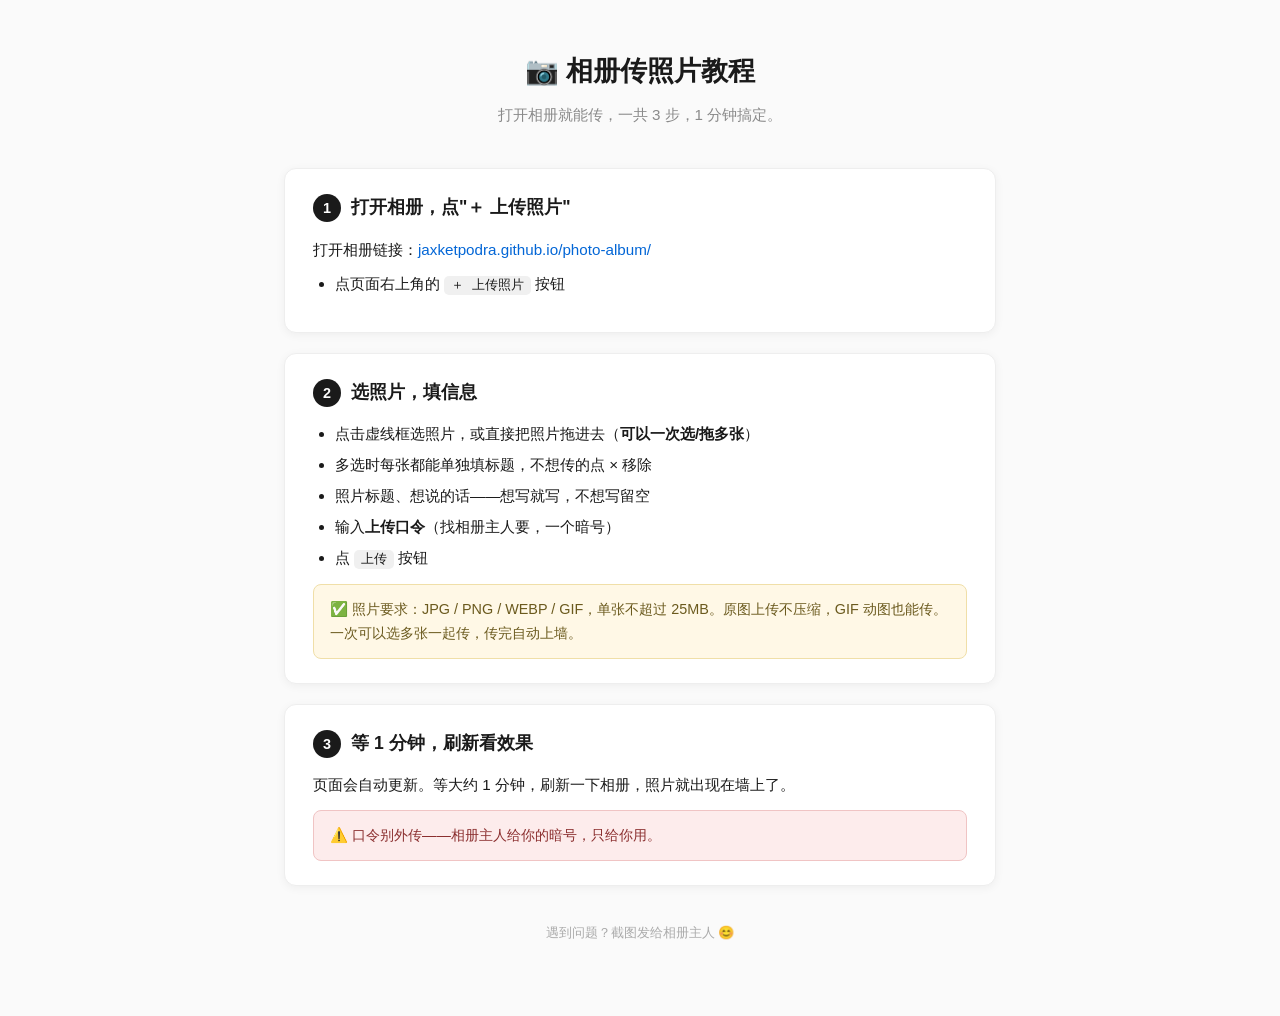
<file: how-to-upload.html>
<!DOCTYPE html>
<html lang="zh-CN">
<head>
<meta charset="UTF-8">
<meta name="viewport" content="width=device-width, initial-scale=1.0">
<title>📷 传照片教程</title>
<style>
  * { margin: 0; padding: 0; box-sizing: border-box; }
  body {
    background: #fafafa;
    color: #1a1a1a;
    font-family: -apple-system, BlinkMacSystemFont, "Segoe UI", "PingFang SC",
                 "Hiragino Sans GB", "Microsoft YaHei", sans-serif;
    line-height: 1.7;
  }
  .wrap { max-width: 760px; margin: 0 auto; padding: 48px 24px 72px; }
  h1 { font-size: 1.7rem; text-align: center; margin-bottom: 8px; }
  .intro { text-align: center; color: #8a8a8a; margin-bottom: 40px; font-size: 0.95rem; }
  .step {
    background: #fff;
    border: 1px solid #eee;
    border-radius: 12px;
    padding: 24px 28px;
    margin-bottom: 20px;
    box-shadow: 0 2px 10px rgba(0,0,0,0.05);
  }
  .step h2 { font-size: 1.1rem; margin-bottom: 14px; }
  .step h2 .num {
    display: inline-block; width: 28px; height: 28px; line-height: 28px;
    text-align: center; background: #1a1a1a; color: #fff;
    border-radius: 50%; font-size: 0.9rem; margin-right: 10px;
  }
  .step p { margin-bottom: 8px; font-size: 0.95rem; }
  .step ul { margin: 6px 0 10px 22px; }
  .step li { margin-bottom: 5px; font-size: 0.95rem; }
  code, .file {
    background: #f0f0f0; padding: 2px 7px; border-radius: 5px;
    font-family: "SF Mono", Consolas, "Courier New", monospace;
    font-size: 0.88em; word-break: break-all;
  }
  .tip {
    background: #fff8e6; border: 1px solid #f0dfa8; border-radius: 8px;
    padding: 12px 16px; margin-top: 12px; font-size: 0.9rem; color: #6b5a1e;
  }
  .warn {
    background: #fdecec; border: 1px solid #f0c4c4; border-radius: 8px;
    padding: 12px 16px; margin-top: 12px; font-size: 0.9rem; color: #8b2f2f;
  }
  a { color: #0366d6; text-decoration: none; }
  a:hover { text-decoration: underline; }
  .footer { text-align: center; color: #aaa; font-size: 0.82rem; margin-top: 36px; }
</style>
</head>
<body>
<div class="wrap">

  <h1>📷 相册传照片教程</h1>
  <p class="intro">打开相册就能传，一共 3 步，1 分钟搞定。</p>

  <div class="step">
    <h2><span class="num">1</span>打开相册，点"＋ 上传照片"</h2>
    <p>打开相册链接：<a href="https://jaxketpodra.github.io/photo-album/" target="_blank">jaxketpodra.github.io/photo-album/</a></p>
    <ul>
      <li>点页面右上角的 <code>＋ 上传照片</code> 按钮</li>
    </ul>
  </div>

  <div class="step">
    <h2><span class="num">2</span>选照片，填信息</h2>
    <ul>
      <li>点击虚线框选照片，或直接把照片拖进去（<strong>可以一次选/拖多张</strong>）</li>
      <li>多选时每张都能单独填标题，不想传的点 × 移除</li>
      <li>照片标题、想说的话——想写就写，不想写留空</li>
      <li>输入<strong>上传口令</strong>（找相册主人要，一个暗号）</li>
      <li>点 <code>上传</code> 按钮</li>
    </ul>
    <div class="tip">✅ 照片要求：JPG / PNG / WEBP / GIF，单张不超过 25MB。原图上传不压缩，GIF 动图也能传。一次可以选多张一起传，传完自动上墙。</div>
  </div>

  <div class="step">
    <h2><span class="num">3</span>等 1 分钟，刷新看效果</h2>
    <p>页面会自动更新。等大约 1 分钟，刷新一下相册，照片就出现在墙上了。</p>
    <div class="warn">⚠️ 口令别外传——相册主人给你的暗号，只给你用。</div>
  </div>

  <p class="footer">遇到问题？截图发给相册主人 😊</p>

</div>
</body>
</html>
</file>
